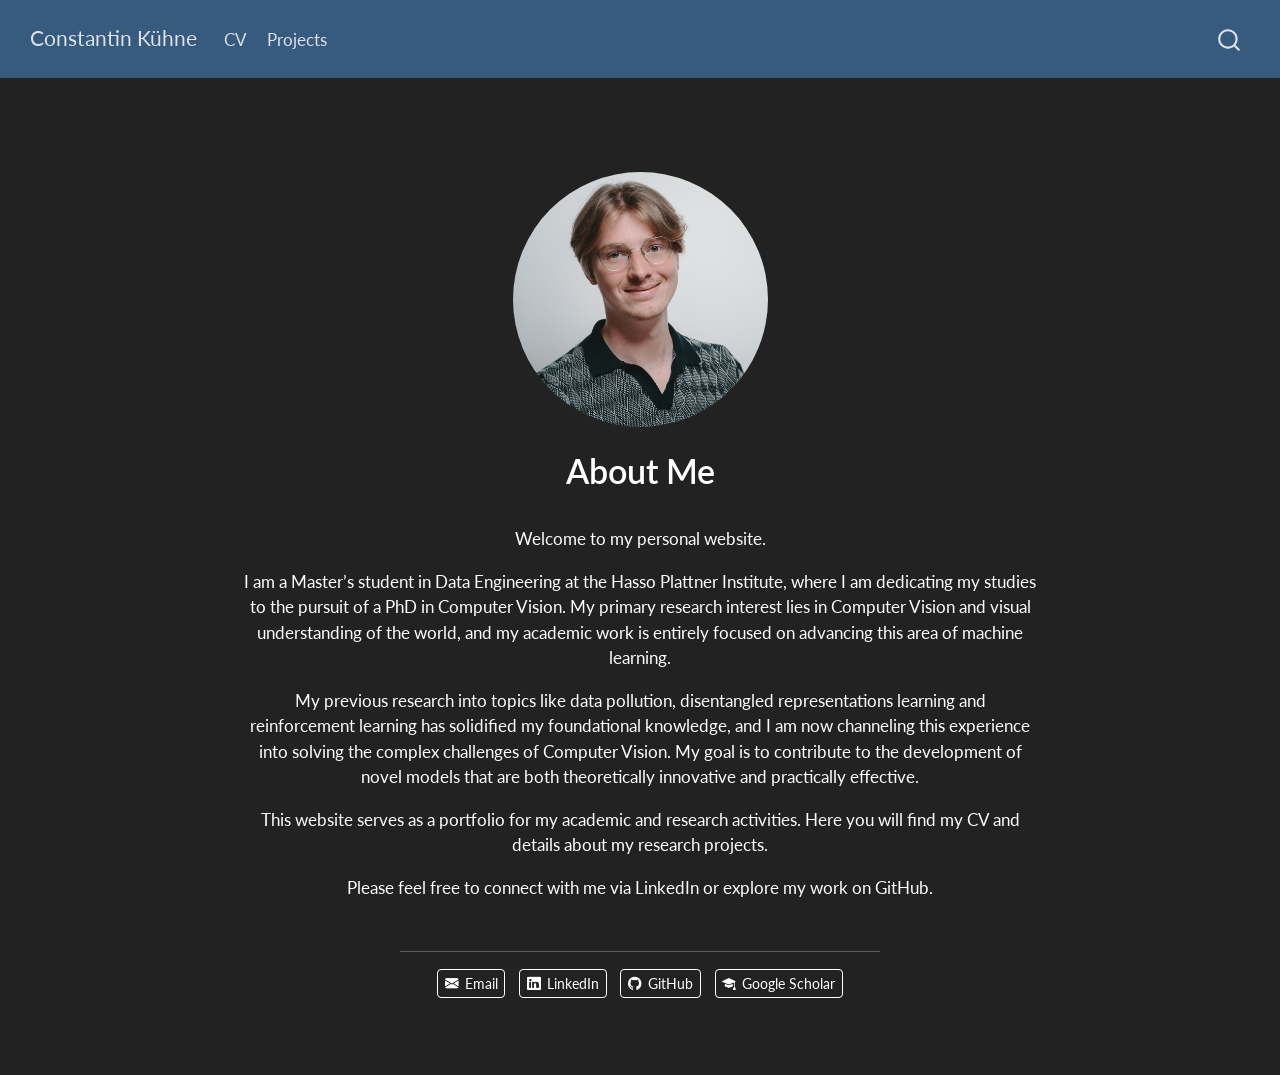
<file: index.html>
<!DOCTYPE html>
<html xmlns="http://www.w3.org/1999/xhtml" lang="en" xml:lang="en"><head>

<meta charset="utf-8">
<meta name="generator" content="quarto-1.10.18">

<meta name="viewport" content="width=device-width, initial-scale=1.0, user-scalable=yes">


<title>About Me – Constantin Kühne</title>
<style>
/* Default styles provided by pandoc.
** See https://pandoc.org/MANUAL.html#variables-for-html for config info.
*/
span.smallcaps{font-variant: small-caps;}
div.columns{display: flex; gap: 1.5em;}
div.column{flex: auto;}
@media screen {
div.columns{gap: min(4vw, 1.5em);}
div.column{overflow-x: auto;}
}
div.hanging-indent{margin-left: 1.5em; text-indent: -1.5em;}
ul.task-list{list-style: none;}
ul.task-list li input[type="checkbox"] {
  width: 0.8em;
  margin: 0 0.8em 0.2em -1em; /* quarto-specific, see https://github.com/quarto-dev/quarto-cli/issues/4556 */ 
  vertical-align: middle;
}
</style>


<script src="site_libs/quarto-nav/quarto-nav.js"></script>
<script src="site_libs/quarto-nav/headroom.min.js"></script>
<script src="site_libs/clipboard/clipboard.min.js"></script>
<script src="site_libs/quarto-search/autocomplete.umd.js"></script>
<script src="site_libs/quarto-search/fuse.min.js"></script>
<script src="site_libs/quarto-search/quarto-search.js"></script>
<meta name="quarto:offset" content="./">
<script src="site_libs/quarto-html/quarto.js" type="module"></script>
<script src="site_libs/quarto-html/tabsets/tabsets.js" type="module"></script>
<script src="site_libs/quarto-html/popper.min.js"></script>
<script src="site_libs/quarto-html/tippy.umd.min.js"></script>
<link href="site_libs/quarto-html/tippy.css" rel="stylesheet">
<link href="site_libs/quarto-html/quarto-syntax-highlighting-dark-b85bc7c33db8c58e0ec93c3465666fed.css" rel="stylesheet" id="quarto-text-highlighting-styles">
<script src="site_libs/bootstrap/bootstrap.min.js"></script>
<link href="site_libs/bootstrap/bootstrap-icons.css" rel="stylesheet">
<link href="site_libs/bootstrap/bootstrap-ddcb5eff6fc49271f9eba22f59fcc071.min.css" rel="stylesheet" append-hash="true" id="quarto-bootstrap" data-mode="dark">
<script id="quarto-search-options" type="application/json">{
  "location": "navbar",
  "copy-button": false,
  "collapse-after": 3,
  "panel-placement": "end",
  "type": "overlay",
  "limit": 50,
  "keyboard-shortcut": [
    "f",
    "/",
    "s"
  ],
  "show-item-context": false,
  "language": {
    "search-no-results-text": "No results",
    "search-matching-documents-text": "matching documents",
    "search-copy-link-title": "Copy link to search",
    "search-hide-matches-text": "Hide additional matches",
    "search-more-match-text": "more match in this document",
    "search-more-matches-text": "more matches in this document",
    "search-clear-button-title": "Clear",
    "search-text-placeholder": "",
    "search-detached-cancel-button-title": "Cancel",
    "search-submit-button-title": "Submit",
    "search-label": "Search"
  }
}</script>


<link rel="stylesheet" href="styles.css">
</head>

<body class="nav-fixed fullcontent quarto-light">

<div id="quarto-search-results"></div>
  <header id="quarto-header" class="headroom fixed-top">
    <nav class="navbar navbar-expand-lg " data-bs-theme="dark">
      <div class="navbar-container container-fluid">
      <div class="navbar-brand-container mx-auto">
    <a class="navbar-brand" href="./index.html">
    <span class="navbar-title">Constantin Kühne</span>
    </a>
  </div>
            <div id="quarto-search" class="" title="Search"></div>
          <button class="navbar-toggler" type="button" data-bs-toggle="collapse" data-bs-target="#navbarCollapse" aria-controls="navbarCollapse" role="menu" aria-expanded="false" aria-label="Toggle navigation" onclick="if (window.quartoToggleHeadroom) { window.quartoToggleHeadroom(); }">
  <span class="navbar-toggler-icon"></span>
</button>
          <div class="collapse navbar-collapse" id="navbarCollapse">
            <ul class="navbar-nav navbar-nav-scroll me-auto">
  <li class="nav-item">
    <a class="nav-link" href="./cv.html"> 
<span class="menu-text">CV</span></a>
  </li>  
  <li class="nav-item">
    <a class="nav-link" href="./projects.html"> 
<span class="menu-text">Projects</span></a>
  </li>  
</ul>
          </div> <!-- /navcollapse -->
            <div class="quarto-navbar-tools">
</div>
      </div> <!-- /container-fluid -->
    </nav>
</header>
<!-- content -->
<div id="quarto-content" class="quarto-container page-columns page-rows-contents page-layout-article page-navbar">
<!-- sidebar -->
<!-- margin-sidebar -->
    
<!-- main -->
<div class="quarto-about-jolla">
  <img src="/profile.jpg" class="about-image
  round " style="height: 15em; width: 15em;">
 <header id="title-block-header" class="quarto-title-block default">
<div class="quarto-title">
<h1 class="title">About Me</h1>
</div>
<div class="quarto-title-meta">
  </div>
</header><main class="content" id="quarto-document-content">
<p>Welcome to my personal website.</p>
<p>I am a Master’s student in Data Engineering at the Hasso Plattner Institute, where I am dedicating my studies to the pursuit of a PhD in Computer Vision. My primary research interest lies in Computer Vision and visual understanding of the world, and my academic work is entirely focused on advancing this area of machine learning.</p>
<p>My previous research into topics like data pollution, disentangled representations learning and reinforcement learning has solidified my foundational knowledge, and I am now channeling this experience into solving the complex challenges of Computer Vision. My goal is to contribute to the development of novel models that are both theoretically innovative and practically effective.</p>
<p>This website serves as a portfolio for my academic and research activities. Here you will find my CV and details about my research projects. <!-- and my blog, where I will share insights and developments in my field of study. --></p>
<p>Please feel free to connect with me via LinkedIn or explore my work on GitHub.</p>


</main> 
  <hr class="about-sep">
   <div class="about-links">
  <a href="mailto:constantin.kuehne@student.hpi.uni-potsdam.de" class="about-link" rel="" target="">
    <i class="bi bi-envelope-fill"></i>
     <span class="about-link-text">Email</span>
  </a>
  <a href="https://www.linkedin.com/in/constantin-kuehne/" class="about-link" rel="" target="">
    <i class="bi bi-linkedin"></i>
     <span class="about-link-text">LinkedIn</span>
  </a>
  <a href="https://github.com/constantin-kuehne" class="about-link" rel="" target="">
    <i class="bi bi-github"></i>
     <span class="about-link-text">GitHub</span>
  </a>
  <a href="https://scholar.google.com/citations?user=wf3GmgoAAAAJ&amp;hl=en" class="about-link" rel="" target="">
    <i class="bi bi-mortarboard-fill"></i>
     <span class="about-link-text">Google Scholar</span>
  </a>
</div>
</div>
 <!-- /main -->
<script id="quarto-html-after-body" type="application/javascript">
  window.document.addEventListener("DOMContentLoaded", function (event) {
    const isCodeAnnotation = (el) => {
      for (const clz of el.classList) {
        if (clz.startsWith('code-annotation-')) {                     
          return true;
        }
      }
      return false;
    }
    const onCopySuccess = function(e) {
      // button target
      const button = e.trigger;
      // don't keep focus
      button.blur();
      // flash "checked"
      button.classList.add('code-copy-button-checked');
      var currentTitle = button.getAttribute("title");
      button.setAttribute("title", "Copied!");
      let tooltip;
      if (window.bootstrap) {
        button.setAttribute("data-bs-toggle", "tooltip");
        button.setAttribute("data-bs-placement", "left");
        button.setAttribute("data-bs-title", "Copied!");
        tooltip = new bootstrap.Tooltip(button, 
          { trigger: "manual", 
            customClass: "code-copy-button-tooltip",
            offset: [0, -8]});
        tooltip.show();    
      }
      setTimeout(function() {
        if (tooltip) {
          tooltip.hide();
          button.removeAttribute("data-bs-title");
          button.removeAttribute("data-bs-toggle");
          button.removeAttribute("data-bs-placement");
        }
        button.setAttribute("title", currentTitle);
        button.classList.remove('code-copy-button-checked');
      }, 1000);
      // clear code selection
      e.clearSelection();
    }
    const getTextToCopy = function(trigger) {
      const outerScaffold = trigger.parentElement.cloneNode(true);
      const codeEl = outerScaffold.querySelector('code');
      for (const childEl of codeEl.children) {
        if (isCodeAnnotation(childEl)) {
          childEl.remove();
        }
      }
      return codeEl.innerText;
    }
    const clipboard = new window.ClipboardJS('.code-copy-button:not([data-in-quarto-modal])', {
      text: getTextToCopy
    });
    clipboard.on('success', onCopySuccess);
    if (window.document.getElementById('quarto-embedded-source-code-modal')) {
      const clipboardModal = new window.ClipboardJS('.code-copy-button[data-in-quarto-modal]', {
        text: getTextToCopy,
        container: window.document.getElementById('quarto-embedded-source-code-modal')
      });
      clipboardModal.on('success', onCopySuccess);
    }
      var localhostRegex = new RegExp(/^(?:http|https):\/\/localhost\:?[0-9]*\//);
      var mailtoRegex = new RegExp(/^mailto:/);
        var filterRegex = new RegExp("https:\/\/constantin-kuehne\.github\.io\/");
      var isInternal = (href) => {
          return filterRegex.test(href) || localhostRegex.test(href) || mailtoRegex.test(href);
      }
      // Inspect non-navigation links and adorn them if external
     var links = window.document.querySelectorAll('a[href]:not(.nav-link):not(.navbar-brand):not(.toc-action):not(.sidebar-link):not(.sidebar-item-toggle):not(.pagination-link):not(.no-external):not([aria-hidden]):not(.dropdown-item):not(.quarto-navigation-tool):not(.about-link)');
      for (var i=0; i<links.length; i++) {
        const link = links[i];
        if (!isInternal(link.href)) {
          // undo the damage that might have been done by quarto-nav.js in the case of
          // links that we want to consider external
          if (link.dataset.originalHref !== undefined) {
            link.href = link.dataset.originalHref;
          }
        }
      }
    function tippyHover(el, contentFn, onTriggerFn, onUntriggerFn) {
      const config = {
        allowHTML: true,
        maxWidth: 500,
        delay: 100,
        arrow: false,
        appendTo: function(el) {
            return el.parentElement;
        },
        interactive: true,
        interactiveBorder: 10,
        theme: 'quarto',
        placement: 'bottom-start',
      };
      if (contentFn) {
        config.content = contentFn;
      }
      if (onTriggerFn) {
        config.onTrigger = onTriggerFn;
      }
      if (onUntriggerFn) {
        config.onUntrigger = onUntriggerFn;
      }
      window.tippy(el, config); 
    }
    const noterefs = window.document.querySelectorAll('a[role="doc-noteref"]');
    for (var i=0; i<noterefs.length; i++) {
      const ref = noterefs[i];
      tippyHover(ref, function() {
        // use id or data attribute instead here
        let href = ref.getAttribute('data-footnote-href') || ref.getAttribute('href');
        try { href = new URL(href).hash; } catch {}
        const id = href.replace(/^#\/?/, "");
        const note = window.document.getElementById(id);
        if (note) {
          return note.innerHTML;
        } else {
          return "";
        }
      });
    }
    const xrefs = window.document.querySelectorAll('a.quarto-xref');
    const processXRef = (id, note) => {
      // Strip column container classes
      const stripColumnClz = (el) => {
        el.classList.remove("page-full", "page-columns");
        if (el.children) {
          for (const child of el.children) {
            stripColumnClz(child);
          }
        }
      }
      stripColumnClz(note)
      if (id === null || id.startsWith('sec-')) {
        // Special case sections, only their first couple elements
        const container = document.createElement("div");
        if (note.children && note.children.length > 2) {
          container.appendChild(note.children[0].cloneNode(true));
          for (let i = 1; i < note.children.length; i++) {
            const child = note.children[i];
            if (child.tagName === "P" && child.innerText === "") {
              continue;
            } else {
              container.appendChild(child.cloneNode(true));
              break;
            }
          }
          if (window.Quarto?.typesetMath) {
            window.Quarto.typesetMath(container);
          }
          return container.innerHTML
        } else {
          if (window.Quarto?.typesetMath) {
            window.Quarto.typesetMath(note);
          }
          return note.innerHTML;
        }
      } else {
        // Remove any anchor links if they are present
        const anchorLink = note.querySelector('a.anchorjs-link');
        if (anchorLink) {
          anchorLink.remove();
        }
        if (window.Quarto?.typesetMath) {
          window.Quarto.typesetMath(note);
        }
        if (note.classList.contains("callout")) {
          return note.outerHTML;
        } else {
          return note.innerHTML;
        }
      }
    }
    for (var i=0; i<xrefs.length; i++) {
      const xref = xrefs[i];
      tippyHover(xref, undefined, function(instance) {
        instance.disable();
        let url = xref.getAttribute('href');
        let hash = undefined; 
        if (url.startsWith('#')) {
          hash = url;
        } else {
          try { hash = new URL(url).hash; } catch {}
        }
        if (hash) {
          const id = hash.replace(/^#\/?/, "");
          const note = window.document.getElementById(id);
          if (note !== null) {
            try {
              const html = processXRef(id, note.cloneNode(true));
              instance.setContent(html);
            } finally {
              instance.enable();
              instance.show();
            }
          } else {
            // See if we can fetch this
            fetch(url.split('#')[0])
            .then(res => res.text())
            .then(html => {
              const parser = new DOMParser();
              const htmlDoc = parser.parseFromString(html, "text/html");
              const note = htmlDoc.getElementById(id);
              if (note !== null) {
                const html = processXRef(id, note);
                instance.setContent(html);
              } 
            }).finally(() => {
              instance.enable();
              instance.show();
            });
          }
        } else {
          // See if we can fetch a full url (with no hash to target)
          // This is a special case and we should probably do some content thinning / targeting
          fetch(url)
          .then(res => res.text())
          .then(html => {
            const parser = new DOMParser();
            const htmlDoc = parser.parseFromString(html, "text/html");
            const note = htmlDoc.querySelector('main.content');
            if (note !== null) {
              // This should only happen for chapter cross references
              // (since there is no id in the URL)
              // remove the first header
              if (note.children.length > 0 && note.children[0].tagName === "HEADER") {
                note.children[0].remove();
              }
              const html = processXRef(null, note);
              instance.setContent(html);
            } 
          }).finally(() => {
            instance.enable();
            instance.show();
          });
        }
      }, function(instance) {
      });
    }
        let selectedAnnoteEl;
        const selectorForAnnotation = ( cell, annotation) => {
          let cellAttr = 'data-code-cell="' + cell + '"';
          let lineAttr = 'data-code-annotation="' +  annotation + '"';
          const selector = 'span[' + cellAttr + '][' + lineAttr + ']';
          return selector;
        }
        const selectCodeLines = (annoteEl) => {
          const doc = window.document;
          const targetCell = annoteEl.getAttribute("data-target-cell");
          const targetAnnotation = annoteEl.getAttribute("data-target-annotation");
          const annoteSpan = window.document.querySelector(selectorForAnnotation(targetCell, targetAnnotation));
          const lines = annoteSpan.getAttribute("data-code-lines").split(",");
          const lineIds = lines.map((line) => {
            return targetCell + "-" + line;
          })
          let top = null;
          let height = null;
          let parent = null;
          if (lineIds.length > 0) {
              //compute the position of the single el (top and bottom and make a div)
              const el = window.document.getElementById(lineIds[0]);
              top = el.offsetTop;
              height = el.offsetHeight;
              parent = el.parentElement.parentElement;
            if (lineIds.length > 1) {
              const lastEl = window.document.getElementById(lineIds[lineIds.length - 1]);
              const bottom = lastEl.offsetTop + lastEl.offsetHeight;
              height = bottom - top;
            }
            if (top !== null && height !== null && parent !== null) {
              // cook up a div (if necessary) and position it 
              let div = window.document.getElementById("code-annotation-line-highlight");
              if (div === null) {
                div = window.document.createElement("div");
                div.setAttribute("id", "code-annotation-line-highlight");
                div.style.position = 'absolute';
                parent.appendChild(div);
              }
              div.style.top = top - 2 + "px";
              div.style.height = height + 4 + "px";
              div.style.left = 0;
              let gutterDiv = window.document.getElementById("code-annotation-line-highlight-gutter");
              if (gutterDiv === null) {
                gutterDiv = window.document.createElement("div");
                gutterDiv.setAttribute("id", "code-annotation-line-highlight-gutter");
                gutterDiv.style.position = 'absolute';
                const codeCell = window.document.getElementById(targetCell);
                const gutter = codeCell.querySelector('.code-annotation-gutter');
                gutter.appendChild(gutterDiv);
              }
              gutterDiv.style.top = top - 2 + "px";
              gutterDiv.style.height = height + 4 + "px";
            }
            selectedAnnoteEl = annoteEl;
          }
        };
        const unselectCodeLines = () => {
          const elementsIds = ["code-annotation-line-highlight", "code-annotation-line-highlight-gutter"];
          elementsIds.forEach((elId) => {
            const div = window.document.getElementById(elId);
            if (div) {
              div.remove();
            }
          });
          selectedAnnoteEl = undefined;
        };
          // Handle positioning of the toggle
      window.addEventListener(
        "resize",
        throttle(() => {
          elRect = undefined;
          if (selectedAnnoteEl) {
            selectCodeLines(selectedAnnoteEl);
          }
        }, 10)
      );
      function throttle(fn, ms) {
      let throttle = false;
      let timer;
        return (...args) => {
          if(!throttle) { // first call gets through
              fn.apply(this, args);
              throttle = true;
          } else { // all the others get throttled
              if(timer) clearTimeout(timer); // cancel #2
              timer = setTimeout(() => {
                fn.apply(this, args);
                timer = throttle = false;
              }, ms);
          }
        };
      }
        // Attach click handler to the DT
        const annoteDls = window.document.querySelectorAll('dt[data-target-cell]');
        for (const annoteDlNode of annoteDls) {
          annoteDlNode.addEventListener('click', (event) => {
            const clickedEl = event.target;
            if (clickedEl !== selectedAnnoteEl) {
              unselectCodeLines();
              const activeEl = window.document.querySelector('dt[data-target-cell].code-annotation-active');
              if (activeEl) {
                activeEl.classList.remove('code-annotation-active');
              }
              selectCodeLines(clickedEl);
              clickedEl.classList.add('code-annotation-active');
            } else {
              // Unselect the line
              unselectCodeLines();
              clickedEl.classList.remove('code-annotation-active');
            }
          });
        }
    const findCites = (el) => {
      const parentEl = el.parentElement;
      if (parentEl) {
        const cites = parentEl.dataset.cites;
        if (cites) {
          return {
            el,
            cites: cites.split(' ')
          };
        } else {
          return findCites(el.parentElement)
        }
      } else {
        return undefined;
      }
    };
    var bibliorefs = window.document.querySelectorAll('a[role="doc-biblioref"]');
    for (var i=0; i<bibliorefs.length; i++) {
      const ref = bibliorefs[i];
      const citeInfo = findCites(ref);
      if (citeInfo) {
        tippyHover(citeInfo.el, function() {
          var popup = window.document.createElement('div');
          citeInfo.cites.forEach(function(cite) {
            var citeDiv = window.document.createElement('div');
            citeDiv.classList.add('hanging-indent');
            citeDiv.classList.add('csl-entry');
            var biblioDiv = window.document.getElementById('ref-' + cite);
            if (biblioDiv) {
              citeDiv.innerHTML = biblioDiv.innerHTML;
            }
            popup.appendChild(citeDiv);
          });
          return popup.innerHTML;
        });
      }
    }
  });
  </script>
</div> <!-- /content -->




</body></html>
</file>
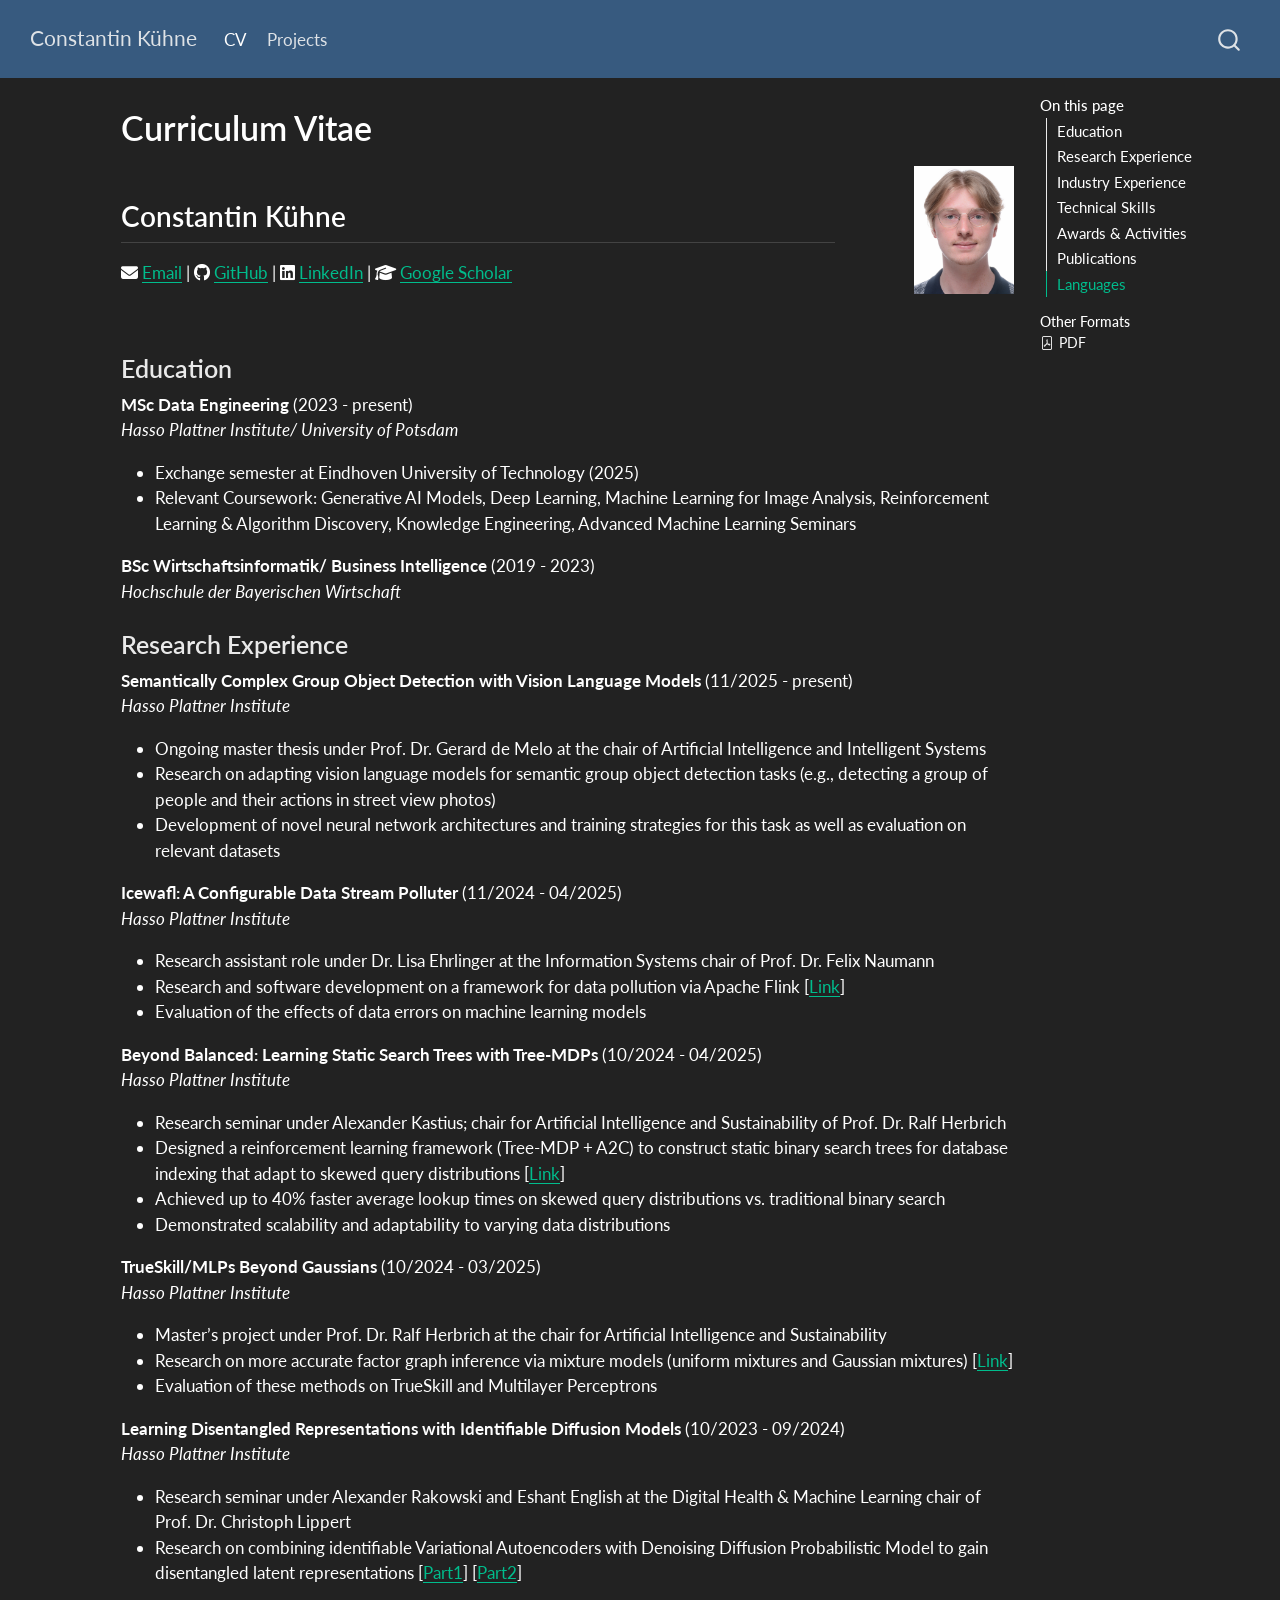
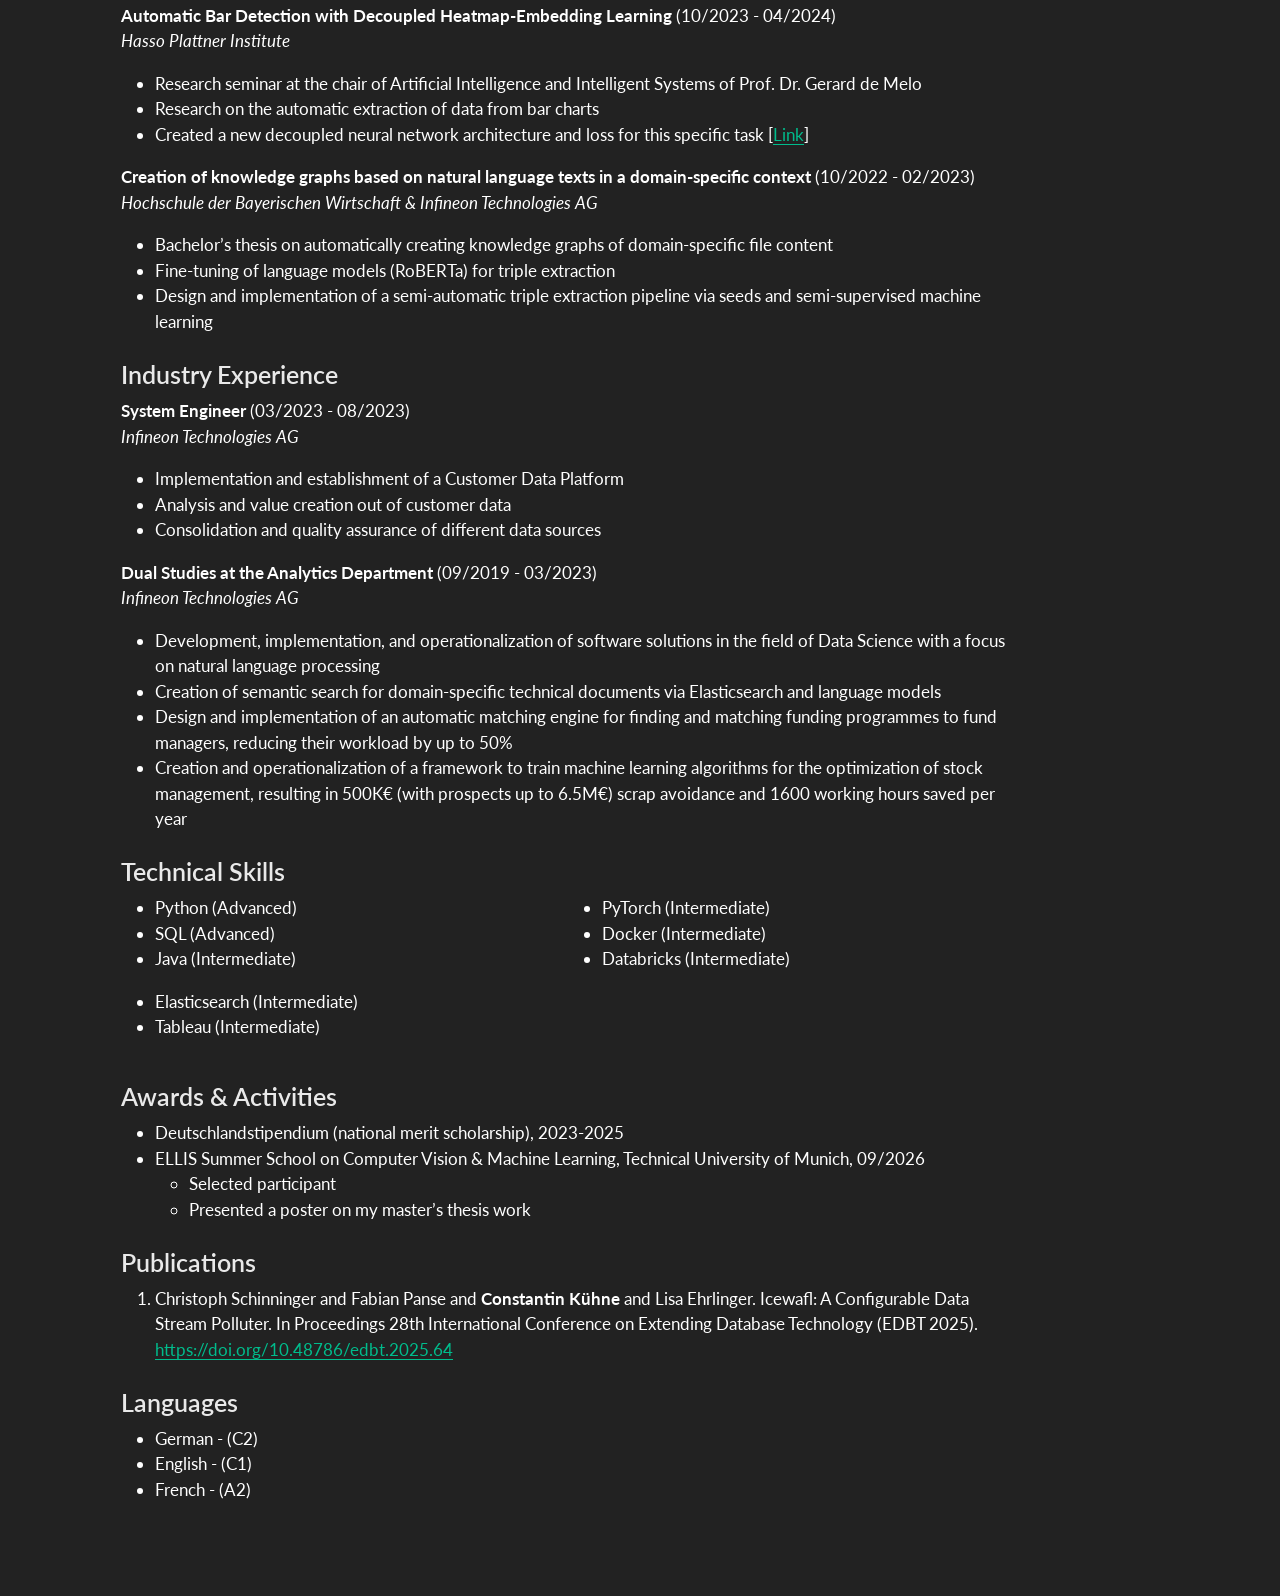
<file: cv.html>
<!DOCTYPE html>
<html xmlns="http://www.w3.org/1999/xhtml" lang="en" xml:lang="en"><head>

<meta charset="utf-8">
<meta name="generator" content="quarto-1.10.18">

<meta name="viewport" content="width=device-width, initial-scale=1.0, user-scalable=yes">


<title>Curriculum Vitae – Constantin Kühne</title>
<style>
/* Default styles provided by pandoc.
** See https://pandoc.org/MANUAL.html#variables-for-html for config info.
*/
span.smallcaps{font-variant: small-caps;}
div.columns{display: flex; gap: 1.5em;}
div.column{flex: auto;}
@media screen {
div.columns{gap: min(4vw, 1.5em);}
div.column{overflow-x: auto;}
}
div.hanging-indent{margin-left: 1.5em; text-indent: -1.5em;}
ul.task-list{list-style: none;}
ul.task-list li input[type="checkbox"] {
  width: 0.8em;
  margin: 0 0.8em 0.2em -1em; /* quarto-specific, see https://github.com/quarto-dev/quarto-cli/issues/4556 */ 
  vertical-align: middle;
}
</style>


<script src="site_libs/quarto-nav/quarto-nav.js"></script>
<script src="site_libs/quarto-nav/headroom.min.js"></script>
<script src="site_libs/clipboard/clipboard.min.js"></script>
<script src="site_libs/quarto-search/autocomplete.umd.js"></script>
<script src="site_libs/quarto-search/fuse.min.js"></script>
<script src="site_libs/quarto-search/quarto-search.js"></script>
<meta name="quarto:offset" content="./">
<script src="site_libs/quarto-html/quarto.js" type="module"></script>
<script src="site_libs/quarto-html/tabsets/tabsets.js" type="module"></script>
<script src="site_libs/quarto-html/popper.min.js"></script>
<script src="site_libs/quarto-html/tippy.umd.min.js"></script>
<script src="site_libs/quarto-html/anchor.min.js"></script>
<link href="site_libs/quarto-html/tippy.css" rel="stylesheet">
<link href="site_libs/quarto-html/quarto-syntax-highlighting-dark-b85bc7c33db8c58e0ec93c3465666fed.css" rel="stylesheet" id="quarto-text-highlighting-styles">
<script src="site_libs/bootstrap/bootstrap.min.js"></script>
<link href="site_libs/bootstrap/bootstrap-icons.css" rel="stylesheet">
<link href="site_libs/bootstrap/bootstrap-f686a1af17d5c9da9e6dabad8f8d568e.min.css" rel="stylesheet" append-hash="true" id="quarto-bootstrap" data-mode="dark">
<link href="site_libs/quarto-contrib/fontawesome6-1.2.0/all.min.css" rel="stylesheet">
<link href="site_libs/quarto-contrib/fontawesome6-1.2.0/latex-fontsize.css" rel="stylesheet">
<script id="quarto-search-options" type="application/json">{
  "location": "navbar",
  "copy-button": false,
  "collapse-after": 3,
  "panel-placement": "end",
  "type": "overlay",
  "limit": 50,
  "keyboard-shortcut": [
    "f",
    "/",
    "s"
  ],
  "show-item-context": false,
  "language": {
    "search-no-results-text": "No results",
    "search-matching-documents-text": "matching documents",
    "search-copy-link-title": "Copy link to search",
    "search-hide-matches-text": "Hide additional matches",
    "search-more-match-text": "more match in this document",
    "search-more-matches-text": "more matches in this document",
    "search-clear-button-title": "Clear",
    "search-text-placeholder": "",
    "search-detached-cancel-button-title": "Cancel",
    "search-submit-button-title": "Submit",
    "search-label": "Search"
  }
}</script>


<link rel="stylesheet" href="styles.css">
</head>

<body class="nav-fixed quarto-light">

<div id="quarto-search-results"></div>
  <header id="quarto-header" class="headroom fixed-top">
    <nav class="navbar navbar-expand-lg " data-bs-theme="dark">
      <div class="navbar-container container-fluid">
      <div class="navbar-brand-container mx-auto">
    <a class="navbar-brand" href="./index.html">
    <span class="navbar-title">Constantin Kühne</span>
    </a>
  </div>
            <div id="quarto-search" class="" title="Search"></div>
          <button class="navbar-toggler" type="button" data-bs-toggle="collapse" data-bs-target="#navbarCollapse" aria-controls="navbarCollapse" role="menu" aria-expanded="false" aria-label="Toggle navigation" onclick="if (window.quartoToggleHeadroom) { window.quartoToggleHeadroom(); }">
  <span class="navbar-toggler-icon"></span>
</button>
          <div class="collapse navbar-collapse" id="navbarCollapse">
            <ul class="navbar-nav navbar-nav-scroll me-auto">
  <li class="nav-item">
    <a class="nav-link active" href="./cv.html" aria-current="page"> 
<span class="menu-text">CV</span></a>
  </li>  
  <li class="nav-item">
    <a class="nav-link" href="./projects.html"> 
<span class="menu-text">Projects</span></a>
  </li>  
</ul>
          </div> <!-- /navcollapse -->
            <div class="quarto-navbar-tools">
</div>
      </div> <!-- /container-fluid -->
    </nav>
</header>
<!-- content -->
<div id="quarto-content" class="quarto-container page-columns page-rows-contents page-layout-article page-navbar">
<!-- sidebar -->
<!-- margin-sidebar -->
    <div id="quarto-margin-sidebar" class="sidebar margin-sidebar">
        <nav id="TOC" role="doc-toc" class="toc-active">
    <h2 id="toc-title">On this page</h2>
   
  <ul>
  <li><a href="#education" id="toc-education" class="nav-link active" data-scroll-target="#education">Education</a></li>
  <li><a href="#research-experience" id="toc-research-experience" class="nav-link" data-scroll-target="#research-experience">Research Experience</a></li>
  <li><a href="#industry-experience" id="toc-industry-experience" class="nav-link" data-scroll-target="#industry-experience">Industry Experience</a></li>
  <li><a href="#technical-skills" id="toc-technical-skills" class="nav-link" data-scroll-target="#technical-skills">Technical Skills</a></li>
  <li><a href="#awards-activities" id="toc-awards-activities" class="nav-link" data-scroll-target="#awards-activities">Awards &amp; Activities</a></li>
  <li><a href="#publications" id="toc-publications" class="nav-link" data-scroll-target="#publications">Publications</a></li>
  <li><a href="#languages" id="toc-languages" class="nav-link" data-scroll-target="#languages">Languages</a></li>
  </ul>
<div class="quarto-alternate-formats"><h2>Other Formats</h2><ul><li><a href="cv.pdf"><i class="bi bi-file-pdf"></i>PDF</a></li></ul></div></nav>
    </div>
<!-- main -->
<main class="content" id="quarto-document-content">

<header id="title-block-header" class="quarto-title-block default">
<div class="quarto-title">
<h1 class="title">Curriculum Vitae</h1>
</div>



<div class="quarto-title-meta">

    
  
    
  </div>
  


</header>


<!--\vspace{-20mm}-->
<div class="columns" data-valign="top">
<div class="column" style="width:80%;">
<section id="constantin-kühne" class="level2">
<h2 class="anchored" data-anchor-id="constantin-kühne">Constantin Kühne</h2>
<p><i class="fa-solid fa-envelope" aria-label="envelope"></i> <a href="mailto:constantin.kuehne@student.hpi.uni-potsdam.de">Email</a> | <i class="fa-brands fa-github" aria-label="github"></i> <a href="https://github.com/constantin-kuehne">GitHub</a> | <i class="fa-brands fa-linkedin" aria-label="linkedin"></i> <a href="https://www.linkedin.com/in/constantin-kuehne/">LinkedIn</a> | <i class="fa-solid fa-graduation-cap" aria-label="graduation-cap"></i> <a href="https://scholar.google.com/citations?user=wf3GmgoAAAAJ&amp;hl=en">Google Scholar</a></p>
</section>
</div><div class="column" style="width:20%;">
<div class="quarto-figure quarto-figure-right">
<figure class="figure">
<p><img src="portrait.jpg" class="img-fluid quarto-figure quarto-figure-right figure-img" width="100"></p>
</figure>
</div>
</div>
</div>
<section id="education" class="level3">
<h3 class="anchored" data-anchor-id="education">Education</h3>
<p><strong>MSc Data Engineering</strong> (2023 - present)<br>
<em>Hasso Plattner Institute/ University of Potsdam</em></p>
<ul>
<li>Exchange semester at Eindhoven University of Technology (2025)</li>
<li>Relevant Coursework: Generative AI Models, Deep Learning, Machine Learning for Image Analysis, Reinforcement Learning &amp; Algorithm Discovery, Knowledge Engineering, Advanced Machine Learning Seminars</li>
</ul>
<p><strong>BSc Wirtschaftsinformatik/ Business Intelligence</strong> (2019 - 2023)<br>
<em>Hochschule der Bayerischen Wirtschaft</em></p>
</section>
<section id="research-experience" class="level3">
<h3 class="anchored" data-anchor-id="research-experience">Research Experience</h3>
<p><strong>Semantically Complex Group Object Detection with Vision Language Models</strong> (11/2025 - present)<br>
<em>Hasso Plattner Institute</em></p>
<ul>
<li>Ongoing master thesis under Prof.&nbsp;Dr.&nbsp;Gerard de Melo at the chair of Artificial Intelligence and Intelligent Systems</li>
<li>Research on adapting vision language models for semantic group object detection tasks (e.g., detecting a group of people and their actions in street view photos)</li>
<li>Development of novel neural network architectures and training strategies for this task as well as evaluation on relevant datasets</li>
</ul>
<p><strong>Icewafl: A Configurable Data Stream Polluter</strong> (11/2024 - 04/2025)<br>
<em>Hasso Plattner Institute</em></p>
<ul>
<li>Research assistant role under Dr.&nbsp;Lisa Ehrlinger at the Information Systems chair of Prof.&nbsp;Dr.&nbsp;Felix Naumann</li>
<li>Research and software development on a framework for data pollution via Apache Flink [<a href="https://doi.org/10.48786/edbt.2025.64">Link</a>]</li>
<li>Evaluation of the effects of data errors on machine learning models</li>
</ul>
<p><strong>Beyond Balanced: Learning Static Search Trees with Tree-MDPs</strong> (10/2024 - 04/2025)<br>
<em>Hasso Plattner Institute</em></p>
<ul>
<li>Research seminar under Alexander Kastius; chair for Artificial Intelligence and Sustainability of Prof.&nbsp;Dr.&nbsp;Ralf Herbrich</li>
<li>Designed a reinforcement learning framework (Tree-MDP + A2C) to construct static binary search trees for database indexing that adapt to skewed query distributions [<a href="https://constantin-kuehne.github.io/projects/Reinforcement_Learning_For_Algorithm_Discovery/Reinforcement_Learning_and_Algorithm_Discovery.pdf">Link</a>]</li>
<li>Achieved up to 40% faster average lookup times on skewed query distributions vs.&nbsp;traditional binary search</li>
<li>Demonstrated scalability and adaptability to varying data distributions</li>
</ul>
<p><strong>TrueSkill/MLPs Beyond Gaussians</strong> (10/2024 - 03/2025)<br>
<em>Hasso Plattner Institute</em></p>
<ul>
<li>Master’s project under Prof.&nbsp;Dr.&nbsp;Ralf Herbrich at the chair for Artificial Intelligence and Sustainability</li>
<li>Research on more accurate factor graph inference via mixture models (uniform mixtures and Gaussian mixtures) [<a href="https://constantin-kuehne.github.io/projects/Master_Project/Technical_Report_on_TrueSkill.pdf">Link</a>]</li>
<li>Evaluation of these methods on TrueSkill and Multilayer Perceptrons</li>
</ul>
<p><strong>Learning Disentangled Representations with Identifiable Diffusion Models</strong> (10/2023 - 09/2024)<br>
<em>Hasso Plattner Institute</em></p>
<ul>
<li>Research seminar under Alexander Rakowski and Eshant English at the Digital Health &amp; Machine Learning chair of Prof.&nbsp;Dr.&nbsp;Christoph Lippert</li>
<li>Research on combining identifiable Variational Autoencoders with Denoising Diffusion Probabilistic Model to gain disentangled latent representations [<a href="https://constantin-kuehne.github.io/projects/Advanced_Machine_Learning_Seminar/Disentangled_Diffusion.pdf">Part1</a>] [<a href="https://constantin-kuehne.github.io/projects/Advanced_Machine_Learning_Seminar/Disentangled_Diffusion_2.pdf">Part2</a>]</li>
</ul>
<p><strong>Automatic Bar Detection with Decoupled Heatmap-Embedding Learning</strong> (10/2023 - 04/2024)<br>
<em>Hasso Plattner Institute</em></p>
<ul>
<li>Research seminar at the chair of Artificial Intelligence and Intelligent Systems of Prof.&nbsp;Dr.&nbsp;Gerard de Melo</li>
<li>Research on the automatic extraction of data from bar charts</li>
<li>Created a new decoupled neural network architecture and loss for this specific task [<a href="https://constantin-kuehne.github.io/projects/AI_In_Practice/AI_in_Practice__think_cell.pdf">Link</a>]</li>
</ul>
<p><strong>Creation of knowledge graphs based on natural language texts in a domain-specific context</strong> (10/2022 - 02/2023)<br>
<em>Hochschule der Bayerischen Wirtschaft &amp; Infineon Technologies AG</em></p>
<ul>
<li>Bachelor’s thesis on automatically creating knowledge graphs of domain-specific file content</li>
<li>Fine-tuning of language models (RoBERTa) for triple extraction</li>
<li>Design and implementation of a semi-automatic triple extraction pipeline via seeds and semi-supervised machine learning</li>
</ul>
</section>
<section id="industry-experience" class="level3">
<h3 class="anchored" data-anchor-id="industry-experience">Industry Experience</h3>
<p><strong>System Engineer</strong> (03/2023 - 08/2023)<br>
<em>Infineon Technologies AG</em></p>
<ul>
<li>Implementation and establishment of a Customer Data Platform</li>
<li>Analysis and value creation out of customer data</li>
<li>Consolidation and quality assurance of different data sources</li>
</ul>
<p><strong>Dual Studies at the Analytics Department</strong> (09/2019 - 03/2023)<br>
<em>Infineon Technologies AG</em></p>
<ul>
<li>Development, implementation, and operationalization of software solutions in the field of Data Science with a focus on natural language processing</li>
<li>Creation of semantic search for domain-specific technical documents via Elasticsearch and language models</li>
<li>Design and implementation of an automatic matching engine for finding and matching funding programmes to fund managers, reducing their workload by up to 50%</li>
<li>Creation and operationalization of a framework to train machine learning algorithms for the optimization of stock management, resulting in 500K€ (with prospects up to 6.5M€) scrap avoidance and 1600 working hours saved per year</li>
</ul>
</section>
<section id="technical-skills" class="level3">
<h3 class="anchored" data-anchor-id="technical-skills">Technical Skills</h3>
<div class="columns">
<div class="column">
<ul>
<li>Python (Advanced)</li>
<li>SQL (Advanced)</li>
<li>Java (Intermediate)</li>
</ul>
</div><div class="column">
<ul>
<li>PyTorch (Intermediate)</li>
<li>Docker (Intermediate)</li>
<li>Databricks (Intermediate)</li>
</ul>
</div><div class="column">
<ul>
<li>Elasticsearch (Intermediate)</li>
<li>Tableau (Intermediate)</li>
</ul>
</div>
</div>
</section>
<section id="awards-activities" class="level3">
<h3 class="anchored" data-anchor-id="awards-activities">Awards &amp; Activities</h3>
<ul>
<li>Deutschlandstipendium (national merit scholarship), 2023-2025</li>
<li>ELLIS Summer School on Computer Vision &amp; Machine Learning, Technical University of Munich, 09/2026
<ul>
<li>Selected participant</li>
<li>Presented a poster on my master’s thesis work</li>
</ul></li>
</ul>
</section>
<section id="publications" class="level3">
<h3 class="anchored" data-anchor-id="publications">Publications</h3>
<ol type="1">
<li>Christoph Schinninger and Fabian Panse and <strong>Constantin Kühne</strong> and Lisa Ehrlinger. Icewafl: A Configurable Data Stream Polluter. In Proceedings 28th International Conference on Extending Database Technology (EDBT 2025).<br>
<a href="https://doi.org/10.48786/edbt.2025.64">https://doi.org/10.48786/edbt.2025.64</a></li>
</ol>
</section>
<section id="languages" class="level3">
<h3 class="anchored" data-anchor-id="languages">Languages</h3>
<ul>
<li>German - (C2)</li>
<li>English - (C1)</li>
<li>French - (A2)</li>
</ul>


</section>

</main> <!-- /main -->
<script id="quarto-html-after-body" type="application/javascript">
  window.document.addEventListener("DOMContentLoaded", function (event) {
    const icon = "";
    const anchorJS = new window.AnchorJS();
    anchorJS.options = {
      placement: 'right',
      icon: icon
    };
    anchorJS.add('.anchored');
    const isCodeAnnotation = (el) => {
      for (const clz of el.classList) {
        if (clz.startsWith('code-annotation-')) {                     
          return true;
        }
      }
      return false;
    }
    const onCopySuccess = function(e) {
      // button target
      const button = e.trigger;
      // don't keep focus
      button.blur();
      // flash "checked"
      button.classList.add('code-copy-button-checked');
      var currentTitle = button.getAttribute("title");
      button.setAttribute("title", "Copied!");
      let tooltip;
      if (window.bootstrap) {
        button.setAttribute("data-bs-toggle", "tooltip");
        button.setAttribute("data-bs-placement", "left");
        button.setAttribute("data-bs-title", "Copied!");
        tooltip = new bootstrap.Tooltip(button, 
          { trigger: "manual", 
            customClass: "code-copy-button-tooltip",
            offset: [0, -8]});
        tooltip.show();    
      }
      setTimeout(function() {
        if (tooltip) {
          tooltip.hide();
          button.removeAttribute("data-bs-title");
          button.removeAttribute("data-bs-toggle");
          button.removeAttribute("data-bs-placement");
        }
        button.setAttribute("title", currentTitle);
        button.classList.remove('code-copy-button-checked');
      }, 1000);
      // clear code selection
      e.clearSelection();
    }
    const getTextToCopy = function(trigger) {
      const outerScaffold = trigger.parentElement.cloneNode(true);
      const codeEl = outerScaffold.querySelector('code');
      for (const childEl of codeEl.children) {
        if (isCodeAnnotation(childEl)) {
          childEl.remove();
        }
      }
      return codeEl.innerText;
    }
    const clipboard = new window.ClipboardJS('.code-copy-button:not([data-in-quarto-modal])', {
      text: getTextToCopy
    });
    clipboard.on('success', onCopySuccess);
    if (window.document.getElementById('quarto-embedded-source-code-modal')) {
      const clipboardModal = new window.ClipboardJS('.code-copy-button[data-in-quarto-modal]', {
        text: getTextToCopy,
        container: window.document.getElementById('quarto-embedded-source-code-modal')
      });
      clipboardModal.on('success', onCopySuccess);
    }
      var localhostRegex = new RegExp(/^(?:http|https):\/\/localhost\:?[0-9]*\//);
      var mailtoRegex = new RegExp(/^mailto:/);
        var filterRegex = new RegExp("https:\/\/constantin-kuehne\.github\.io\/");
      var isInternal = (href) => {
          return filterRegex.test(href) || localhostRegex.test(href) || mailtoRegex.test(href);
      }
      // Inspect non-navigation links and adorn them if external
     var links = window.document.querySelectorAll('a[href]:not(.nav-link):not(.navbar-brand):not(.toc-action):not(.sidebar-link):not(.sidebar-item-toggle):not(.pagination-link):not(.no-external):not([aria-hidden]):not(.dropdown-item):not(.quarto-navigation-tool):not(.about-link)');
      for (var i=0; i<links.length; i++) {
        const link = links[i];
        if (!isInternal(link.href)) {
          // undo the damage that might have been done by quarto-nav.js in the case of
          // links that we want to consider external
          if (link.dataset.originalHref !== undefined) {
            link.href = link.dataset.originalHref;
          }
        }
      }
    function tippyHover(el, contentFn, onTriggerFn, onUntriggerFn) {
      const config = {
        allowHTML: true,
        maxWidth: 500,
        delay: 100,
        arrow: false,
        appendTo: function(el) {
            return el.parentElement;
        },
        interactive: true,
        interactiveBorder: 10,
        theme: 'quarto',
        placement: 'bottom-start',
      };
      if (contentFn) {
        config.content = contentFn;
      }
      if (onTriggerFn) {
        config.onTrigger = onTriggerFn;
      }
      if (onUntriggerFn) {
        config.onUntrigger = onUntriggerFn;
      }
      window.tippy(el, config); 
    }
    const noterefs = window.document.querySelectorAll('a[role="doc-noteref"]');
    for (var i=0; i<noterefs.length; i++) {
      const ref = noterefs[i];
      tippyHover(ref, function() {
        // use id or data attribute instead here
        let href = ref.getAttribute('data-footnote-href') || ref.getAttribute('href');
        try { href = new URL(href).hash; } catch {}
        const id = href.replace(/^#\/?/, "");
        const note = window.document.getElementById(id);
        if (note) {
          return note.innerHTML;
        } else {
          return "";
        }
      });
    }
    const xrefs = window.document.querySelectorAll('a.quarto-xref');
    const processXRef = (id, note) => {
      // Strip column container classes
      const stripColumnClz = (el) => {
        el.classList.remove("page-full", "page-columns");
        if (el.children) {
          for (const child of el.children) {
            stripColumnClz(child);
          }
        }
      }
      stripColumnClz(note)
      if (id === null || id.startsWith('sec-')) {
        // Special case sections, only their first couple elements
        const container = document.createElement("div");
        if (note.children && note.children.length > 2) {
          container.appendChild(note.children[0].cloneNode(true));
          for (let i = 1; i < note.children.length; i++) {
            const child = note.children[i];
            if (child.tagName === "P" && child.innerText === "") {
              continue;
            } else {
              container.appendChild(child.cloneNode(true));
              break;
            }
          }
          if (window.Quarto?.typesetMath) {
            window.Quarto.typesetMath(container);
          }
          return container.innerHTML
        } else {
          if (window.Quarto?.typesetMath) {
            window.Quarto.typesetMath(note);
          }
          return note.innerHTML;
        }
      } else {
        // Remove any anchor links if they are present
        const anchorLink = note.querySelector('a.anchorjs-link');
        if (anchorLink) {
          anchorLink.remove();
        }
        if (window.Quarto?.typesetMath) {
          window.Quarto.typesetMath(note);
        }
        if (note.classList.contains("callout")) {
          return note.outerHTML;
        } else {
          return note.innerHTML;
        }
      }
    }
    for (var i=0; i<xrefs.length; i++) {
      const xref = xrefs[i];
      tippyHover(xref, undefined, function(instance) {
        instance.disable();
        let url = xref.getAttribute('href');
        let hash = undefined; 
        if (url.startsWith('#')) {
          hash = url;
        } else {
          try { hash = new URL(url).hash; } catch {}
        }
        if (hash) {
          const id = hash.replace(/^#\/?/, "");
          const note = window.document.getElementById(id);
          if (note !== null) {
            try {
              const html = processXRef(id, note.cloneNode(true));
              instance.setContent(html);
            } finally {
              instance.enable();
              instance.show();
            }
          } else {
            // See if we can fetch this
            fetch(url.split('#')[0])
            .then(res => res.text())
            .then(html => {
              const parser = new DOMParser();
              const htmlDoc = parser.parseFromString(html, "text/html");
              const note = htmlDoc.getElementById(id);
              if (note !== null) {
                const html = processXRef(id, note);
                instance.setContent(html);
              } 
            }).finally(() => {
              instance.enable();
              instance.show();
            });
          }
        } else {
          // See if we can fetch a full url (with no hash to target)
          // This is a special case and we should probably do some content thinning / targeting
          fetch(url)
          .then(res => res.text())
          .then(html => {
            const parser = new DOMParser();
            const htmlDoc = parser.parseFromString(html, "text/html");
            const note = htmlDoc.querySelector('main.content');
            if (note !== null) {
              // This should only happen for chapter cross references
              // (since there is no id in the URL)
              // remove the first header
              if (note.children.length > 0 && note.children[0].tagName === "HEADER") {
                note.children[0].remove();
              }
              const html = processXRef(null, note);
              instance.setContent(html);
            } 
          }).finally(() => {
            instance.enable();
            instance.show();
          });
        }
      }, function(instance) {
      });
    }
        let selectedAnnoteEl;
        const selectorForAnnotation = ( cell, annotation) => {
          let cellAttr = 'data-code-cell="' + cell + '"';
          let lineAttr = 'data-code-annotation="' +  annotation + '"';
          const selector = 'span[' + cellAttr + '][' + lineAttr + ']';
          return selector;
        }
        const selectCodeLines = (annoteEl) => {
          const doc = window.document;
          const targetCell = annoteEl.getAttribute("data-target-cell");
          const targetAnnotation = annoteEl.getAttribute("data-target-annotation");
          const annoteSpan = window.document.querySelector(selectorForAnnotation(targetCell, targetAnnotation));
          const lines = annoteSpan.getAttribute("data-code-lines").split(",");
          const lineIds = lines.map((line) => {
            return targetCell + "-" + line;
          })
          let top = null;
          let height = null;
          let parent = null;
          if (lineIds.length > 0) {
              //compute the position of the single el (top and bottom and make a div)
              const el = window.document.getElementById(lineIds[0]);
              top = el.offsetTop;
              height = el.offsetHeight;
              parent = el.parentElement.parentElement;
            if (lineIds.length > 1) {
              const lastEl = window.document.getElementById(lineIds[lineIds.length - 1]);
              const bottom = lastEl.offsetTop + lastEl.offsetHeight;
              height = bottom - top;
            }
            if (top !== null && height !== null && parent !== null) {
              // cook up a div (if necessary) and position it 
              let div = window.document.getElementById("code-annotation-line-highlight");
              if (div === null) {
                div = window.document.createElement("div");
                div.setAttribute("id", "code-annotation-line-highlight");
                div.style.position = 'absolute';
                parent.appendChild(div);
              }
              div.style.top = top - 2 + "px";
              div.style.height = height + 4 + "px";
              div.style.left = 0;
              let gutterDiv = window.document.getElementById("code-annotation-line-highlight-gutter");
              if (gutterDiv === null) {
                gutterDiv = window.document.createElement("div");
                gutterDiv.setAttribute("id", "code-annotation-line-highlight-gutter");
                gutterDiv.style.position = 'absolute';
                const codeCell = window.document.getElementById(targetCell);
                const gutter = codeCell.querySelector('.code-annotation-gutter');
                gutter.appendChild(gutterDiv);
              }
              gutterDiv.style.top = top - 2 + "px";
              gutterDiv.style.height = height + 4 + "px";
            }
            selectedAnnoteEl = annoteEl;
          }
        };
        const unselectCodeLines = () => {
          const elementsIds = ["code-annotation-line-highlight", "code-annotation-line-highlight-gutter"];
          elementsIds.forEach((elId) => {
            const div = window.document.getElementById(elId);
            if (div) {
              div.remove();
            }
          });
          selectedAnnoteEl = undefined;
        };
          // Handle positioning of the toggle
      window.addEventListener(
        "resize",
        throttle(() => {
          elRect = undefined;
          if (selectedAnnoteEl) {
            selectCodeLines(selectedAnnoteEl);
          }
        }, 10)
      );
      function throttle(fn, ms) {
      let throttle = false;
      let timer;
        return (...args) => {
          if(!throttle) { // first call gets through
              fn.apply(this, args);
              throttle = true;
          } else { // all the others get throttled
              if(timer) clearTimeout(timer); // cancel #2
              timer = setTimeout(() => {
                fn.apply(this, args);
                timer = throttle = false;
              }, ms);
          }
        };
      }
        // Attach click handler to the DT
        const annoteDls = window.document.querySelectorAll('dt[data-target-cell]');
        for (const annoteDlNode of annoteDls) {
          annoteDlNode.addEventListener('click', (event) => {
            const clickedEl = event.target;
            if (clickedEl !== selectedAnnoteEl) {
              unselectCodeLines();
              const activeEl = window.document.querySelector('dt[data-target-cell].code-annotation-active');
              if (activeEl) {
                activeEl.classList.remove('code-annotation-active');
              }
              selectCodeLines(clickedEl);
              clickedEl.classList.add('code-annotation-active');
            } else {
              // Unselect the line
              unselectCodeLines();
              clickedEl.classList.remove('code-annotation-active');
            }
          });
        }
    const findCites = (el) => {
      const parentEl = el.parentElement;
      if (parentEl) {
        const cites = parentEl.dataset.cites;
        if (cites) {
          return {
            el,
            cites: cites.split(' ')
          };
        } else {
          return findCites(el.parentElement)
        }
      } else {
        return undefined;
      }
    };
    var bibliorefs = window.document.querySelectorAll('a[role="doc-biblioref"]');
    for (var i=0; i<bibliorefs.length; i++) {
      const ref = bibliorefs[i];
      const citeInfo = findCites(ref);
      if (citeInfo) {
        tippyHover(citeInfo.el, function() {
          var popup = window.document.createElement('div');
          citeInfo.cites.forEach(function(cite) {
            var citeDiv = window.document.createElement('div');
            citeDiv.classList.add('hanging-indent');
            citeDiv.classList.add('csl-entry');
            var biblioDiv = window.document.getElementById('ref-' + cite);
            if (biblioDiv) {
              citeDiv.innerHTML = biblioDiv.innerHTML;
            }
            popup.appendChild(citeDiv);
          });
          return popup.innerHTML;
        });
      }
    }
  });
  </script>
</div> <!-- /content -->




</body></html>
</file>
<file: site_libs/quarto-html/tippy.css>
.tippy-box[data-animation=fade][data-state=hidden]{opacity:0}[data-tippy-root]{max-width:calc(100vw - 10px)}.tippy-box{position:relative;background-color:#333;color:#fff;border-radius:4px;font-size:14px;line-height:1.4;white-space:normal;outline:0;transition-property:transform,visibility,opacity}.tippy-box[data-placement^=top]>.tippy-arrow{bottom:0}.tippy-box[data-placement^=top]>.tippy-arrow:before{bottom:-7px;left:0;border-width:8px 8px 0;border-top-color:initial;transform-origin:center top}.tippy-box[data-placement^=bottom]>.tippy-arrow{top:0}.tippy-box[data-placement^=bottom]>.tippy-arrow:before{top:-7px;left:0;border-width:0 8px 8px;border-bottom-color:initial;transform-origin:center bottom}.tippy-box[data-placement^=left]>.tippy-arrow{right:0}.tippy-box[data-placement^=left]>.tippy-arrow:before{border-width:8px 0 8px 8px;border-left-color:initial;right:-7px;transform-origin:center left}.tippy-box[data-placement^=right]>.tippy-arrow{left:0}.tippy-box[data-placement^=right]>.tippy-arrow:before{left:-7px;border-width:8px 8px 8px 0;border-right-color:initial;transform-origin:center right}.tippy-box[data-inertia][data-state=visible]{transition-timing-function:cubic-bezier(.54,1.5,.38,1.11)}.tippy-arrow{width:16px;height:16px;color:#333}.tippy-arrow:before{content:"";position:absolute;border-color:transparent;border-style:solid}.tippy-content{position:relative;padding:5px 9px;z-index:1}
</file>
<file: site_libs/quarto-html/quarto-syntax-highlighting-dark-b85bc7c33db8c58e0ec93c3465666fed.css>
/* quarto syntax highlight colors */
:root {
  --quarto-hl-al-color: #f07178;
  --quarto-hl-an-color: #d4d0ab;
  --quarto-hl-at-color: #00e0e0;
  --quarto-hl-bn-color: #d4d0ab;
  --quarto-hl-bu-color: #abe338;
  --quarto-hl-ch-color: #abe338;
  --quarto-hl-co-color: #f8f8f2;
  --quarto-hl-cv-color: #ffd700;
  --quarto-hl-cn-color: #ffd700;
  --quarto-hl-cf-color: #ffa07a;
  --quarto-hl-dt-color: #ffa07a;
  --quarto-hl-dv-color: #d4d0ab;
  --quarto-hl-do-color: #f8f8f2;
  --quarto-hl-er-color: #f07178;
  --quarto-hl-ex-color: #00e0e0;
  --quarto-hl-fl-color: #d4d0ab;
  --quarto-hl-fu-color: #ffa07a;
  --quarto-hl-im-color: #abe338;
  --quarto-hl-in-color: #d4d0ab;
  --quarto-hl-kw-color: #ffa07a;
  --quarto-hl-op-color: #ffa07a;
  --quarto-hl-ot-color: #00e0e0;
  --quarto-hl-pp-color: #dcc6e0;
  --quarto-hl-re-color: #00e0e0;
  --quarto-hl-sc-color: #abe338;
  --quarto-hl-ss-color: #abe338;
  --quarto-hl-st-color: #abe338;
  --quarto-hl-va-color: #00e0e0;
  --quarto-hl-vs-color: #abe338;
  --quarto-hl-wa-color: #dcc6e0;
}

/* other quarto variables */
:root {
  --quarto-font-monospace: SFMono-Regular, Menlo, Monaco, Consolas, "Liberation Mono", "Courier New", monospace;
}

/* syntax highlight based on Pandoc's rules */
pre > code.sourceCode > span {
  color: #f8f8f2;
}

code.sourceCode > span {
  color: #f8f8f2;
}

div.sourceCode,
div.sourceCode pre.sourceCode {
  color: #f8f8f2;
}

/* Normal */
code span {
  color: #f8f8f2;
}

/* Alert */
code span.al {
  color: #f07178;
}

/* Annotation */
code span.an {
  color: #d4d0ab;
}

/* Attribute */
code span.at {
  color: #00e0e0;
}

/* BaseN */
code span.bn {
  color: #d4d0ab;
}

/* BuiltIn */
code span.bu {
  color: #abe338;
}

/* ControlFlow */
code span.cf {
  font-weight: bold;
  color: #ffa07a;
}

/* Char */
code span.ch {
  color: #abe338;
}

/* Constant */
code span.cn {
  color: #ffd700;
}

/* Comment */
code span.co {
  font-style: italic;
  color: #f8f8f2;
}

/* CommentVar */
code span.cv {
  color: #ffd700;
}

/* Documentation */
code span.do {
  color: #f8f8f2;
}

/* DataType */
code span.dt {
  color: #ffa07a;
}

/* DecVal */
code span.dv {
  color: #d4d0ab;
}

/* Error */
code span.er {
  color: #f07178;
  text-decoration: underline;
}

/* Extension */
code span.ex {
  font-weight: bold;
  color: #00e0e0;
}

/* Float */
code span.fl {
  color: #d4d0ab;
}

/* Function */
code span.fu {
  color: #ffa07a;
}

/* Import */
code span.im {
  color: #abe338;
}

/* Information */
code span.in {
  color: #d4d0ab;
}

/* Keyword */
code span.kw {
  font-weight: bold;
  color: #ffa07a;
}

/* Operator */
code span.op {
  color: #ffa07a;
}

/* Other */
code span.ot {
  color: #00e0e0;
}

/* Preprocessor */
code span.pp {
  color: #dcc6e0;
}

/* RegionMarker */
code span.re {
  background-color: #f8f8f2;
  color: #00e0e0;
}

/* SpecialChar */
code span.sc {
  color: #abe338;
}

/* SpecialString */
code span.ss {
  color: #abe338;
}

/* String */
code span.st {
  color: #abe338;
}

/* Variable */
code span.va {
  color: #00e0e0;
}

/* VerbatimString */
code span.vs {
  color: #abe338;
}

/* Warning */
code span.wa {
  color: #dcc6e0;
}

.prevent-inlining {
  content: "</";
}

/*# sourceMappingURL=4ed8f1090dec6531da29ab00902aa718.css.map */
</file>
<file: styles.css>
/* CSS declarations go here */
</file>
<file: site_libs/quarto-contrib/fontawesome6-1.2.0/latex-fontsize.css>
.fa-tiny {
  font-size: 0.5em;
}
.fa-scriptsize {
  font-size: 0.7em;
}
.fa-footnotesize {
  font-size: 0.8em;
}
.fa-small {
  font-size: 0.9em;
}
.fa-normalsize {
  font-size: 1em;
}
.fa-large {
  font-size: 1.2em;
}
.fa-Large {
  font-size: 1.5em;
}
.fa-LARGE {
  font-size: 1.75em;
}
.fa-huge {
  font-size: 2em;
}
.fa-Huge {
  font-size: 2.5em;
}
</file>
